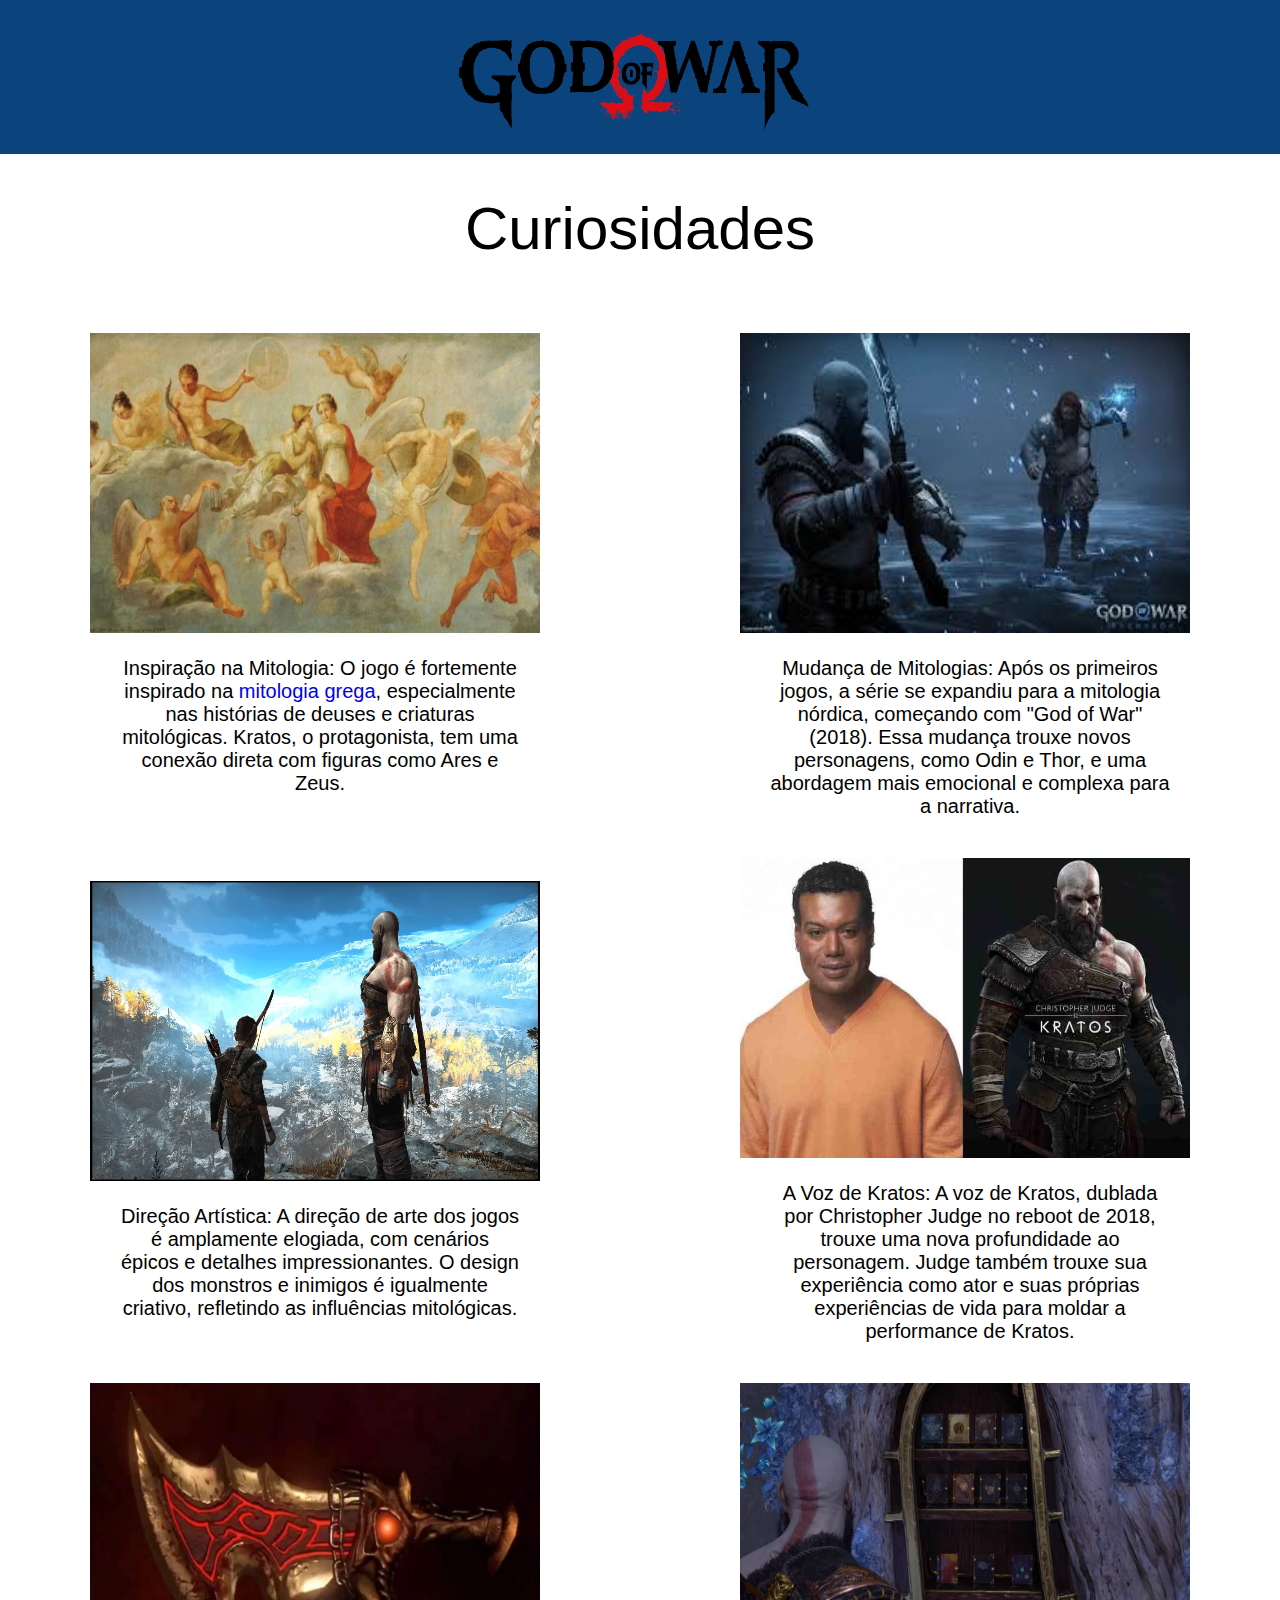
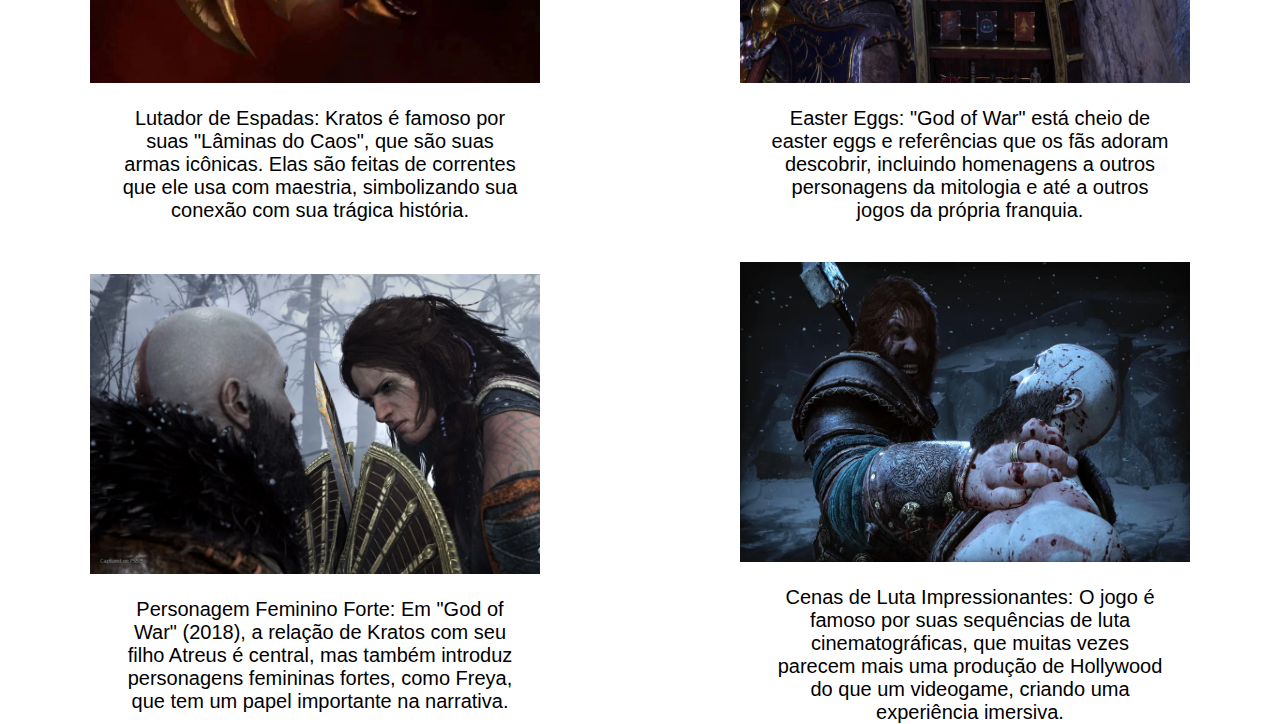
<file: PáginasWeb/Curiosidades/index.html>
<!DOCTYPE html>
<html lang="pt-br">
<head>
    <meta charset="UTF-8">
    <meta name="viewport" content="width=device-width, initial-scale=1.0">
    <title>Portifólio</title>
    <link rel="stylesheet" href="style.css">
    <header>
        <img src="img/gowlogo.png" alt="logo" class="logo">
    </header>
</head>
<body>
    <container class="Curiosidades">
    <h1 class="curiosidades">Curiosidades</h1>
    <div class="curiosidades1">
    <div class="Mitologia">
        <img src="img/mitologia.jpg" alt="mitologia" class="mitologia">
        <p class="mitologia1">Inspiração na Mitologia: O jogo é fortemente inspirado na <a href="https://www.todamateria.com.br/mitologia-grega/" target="_blank">mitologia grega</a>, especialmente nas histórias de deuses e criaturas mitológicas. Kratos, o protagonista, tem uma conexão direta com figuras como Ares e Zeus.</p>
    </div>
    <div class="Mudanca">
        <img src="img/ragnarok.jpg" alt="ragnarok" class="ragnarok">
        <p class="mudanca1">Mudança de Mitologias: Após os primeiros jogos, a série se expandiu para a mitologia nórdica, começando com "God of War" (2018). Essa mudança trouxe novos personagens, como Odin e Thor, e uma abordagem mais emocional e complexa para a narrativa.
        </p>
    </div>
    </div>
    <div class="curiosidades2">
        <div class="Direcao">
            <img src="img/direção.jpg" alt="direcao" class="direcao">
            <p class="direcao1">Direção Artística: A direção de arte dos jogos é amplamente elogiada, com cenários épicos e detalhes impressionantes. O design dos monstros e inimigos é igualmente criativo, refletindo as influências mitológicas.</p>
        </div>
        <div class="Voz">
            <img src="img/dublador.jpg" alt="dublador" class="dublador">
            <p class="dublador1">A Voz de Kratos: A voz de Kratos, dublada por Christopher Judge no reboot de 2018, trouxe uma nova profundidade ao personagem. Judge também trouxe sua experiência como ator e suas próprias experiências de vida para moldar a performance de Kratos.</p>
        </div>
    </div>
    <div class="curiosidades3">
        <div class="espadas">
            <img src="img/laminas.jpg" alt="laminas" class="laminas">
            <p class="lamina">Lutador de Espadas: Kratos é famoso por suas "Lâminas do Caos", que são suas armas icônicas. Elas são feitas de correntes que ele usa com maestria, simbolizando sua conexão com sua trágica história.</p>
        </div>
        <div class="easteregg">
            <img src="img/easteregg.jpg" alt="easter" class="easter">
            <p class="easteregg1">Easter Eggs: "God of War" está cheio de easter eggs e referências que os fãs adoram descobrir, incluindo homenagens a outros personagens da mitologia e até a outros jogos da própria franquia.</p>
        </div>
    </div>
    <div class="curiosidades4">
        <div class="personagem">
            <img src="img/freya.jpg" alt="personagem1" class="personagem1">
            <p class="personagem2">Personagem Feminino Forte: Em "God of War" (2018), a relação de Kratos com seu filho Atreus é central, mas também introduz personagens femininas fortes, como Freya, que tem um papel importante na narrativa.</p>
        </div>
        <div class="Cenas">
            <img src="img/luta.jpg" alt="cenas" class="cenas">
            <p class="Cenas1">Cenas de Luta Impressionantes: O jogo é famoso por suas sequências de luta cinematográficas, que muitas vezes parecem mais uma produção de Hollywood do que um videogame, criando uma experiência imersiva.</p>
        </div>
    </div>
    </container>
</body>
</html>
</file>
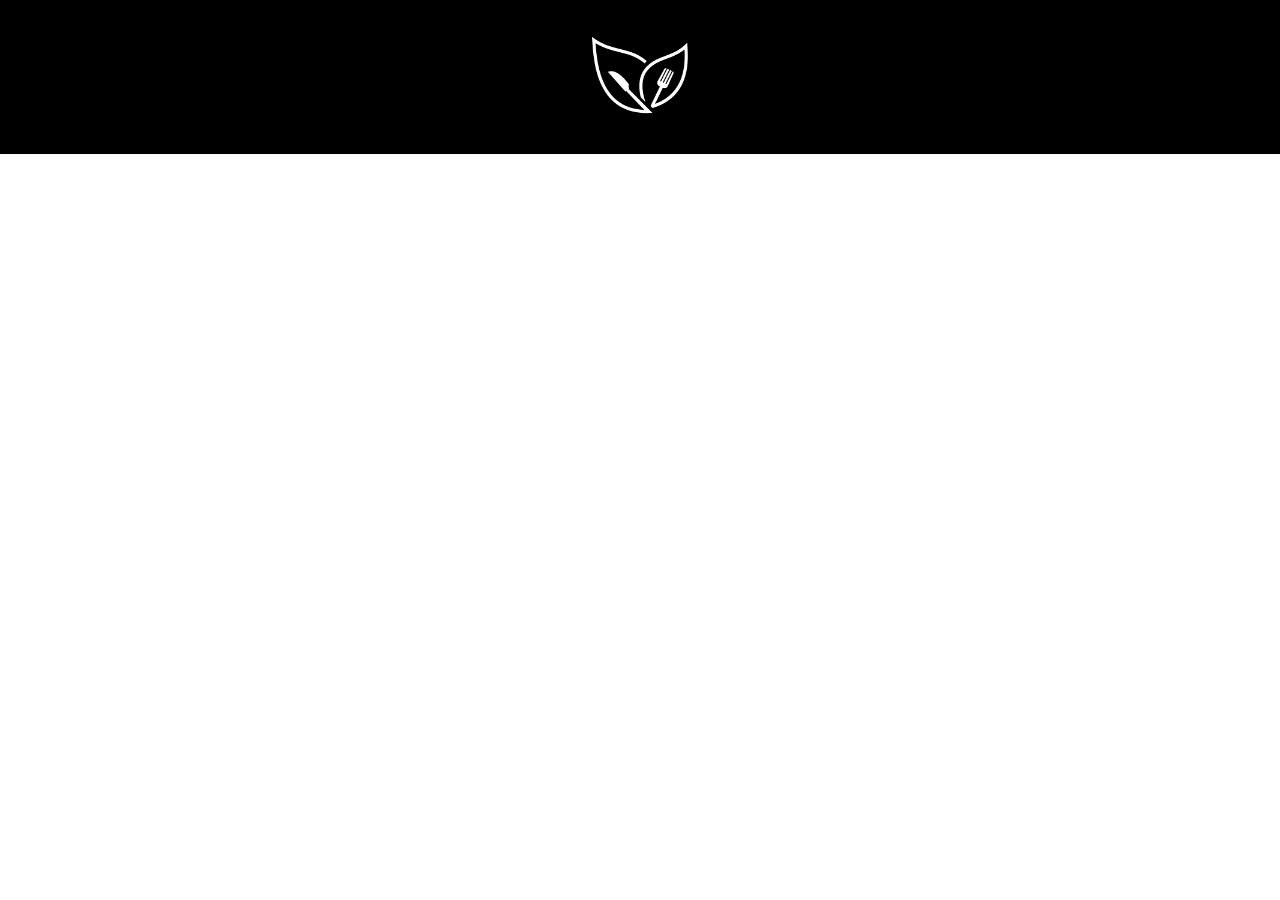
<file: PáginasWeb/Mixlix/index.html>
<!DOCTYPE html>
<html lang="pt-br">
<head>
    <meta charset="UTF-8">
    <meta name="viewport" content="width=device-width, initial-scale=1.0">
    <title>Mixlix</title>
    <link rel="stylesheet" href="style.css">
</head>
<header>
    <img src="img/LogoMixLix.png" alt="" class="logo">
</header>
<body>
    
</body>
</html>
</file>
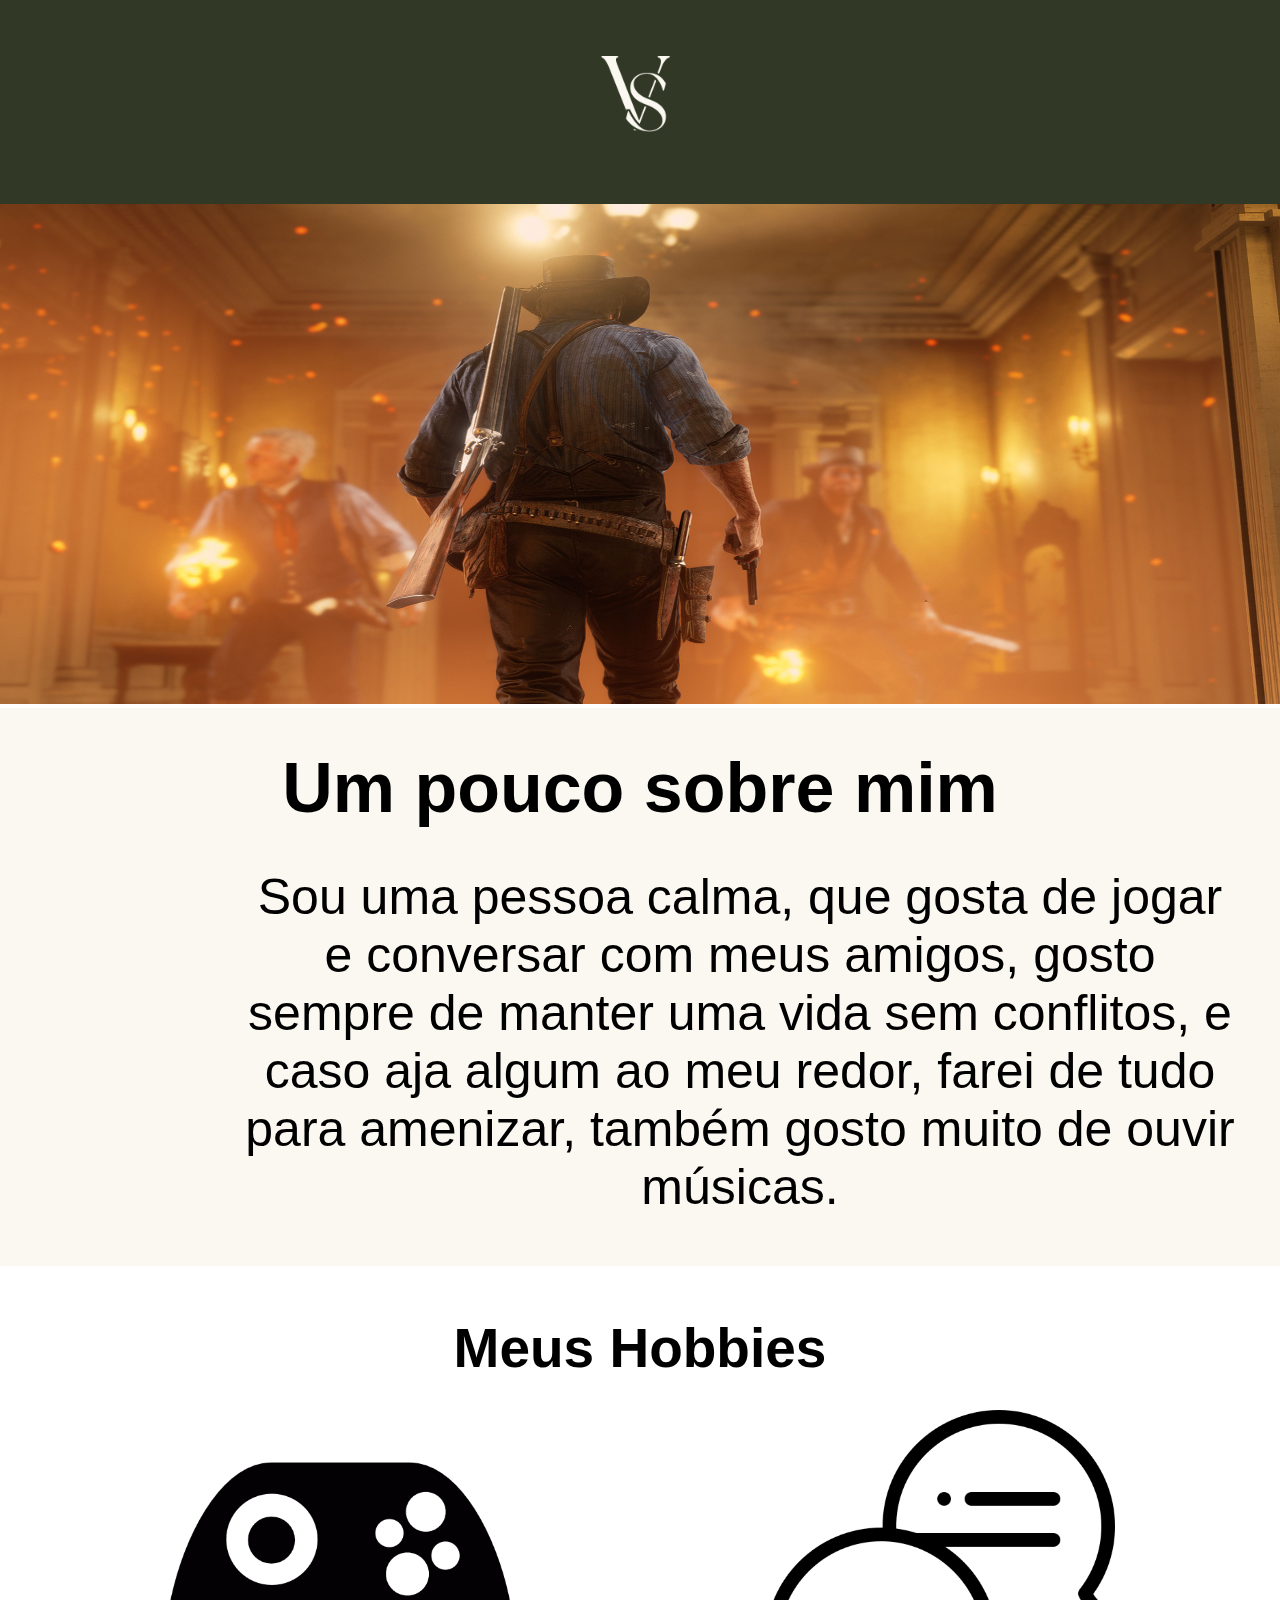
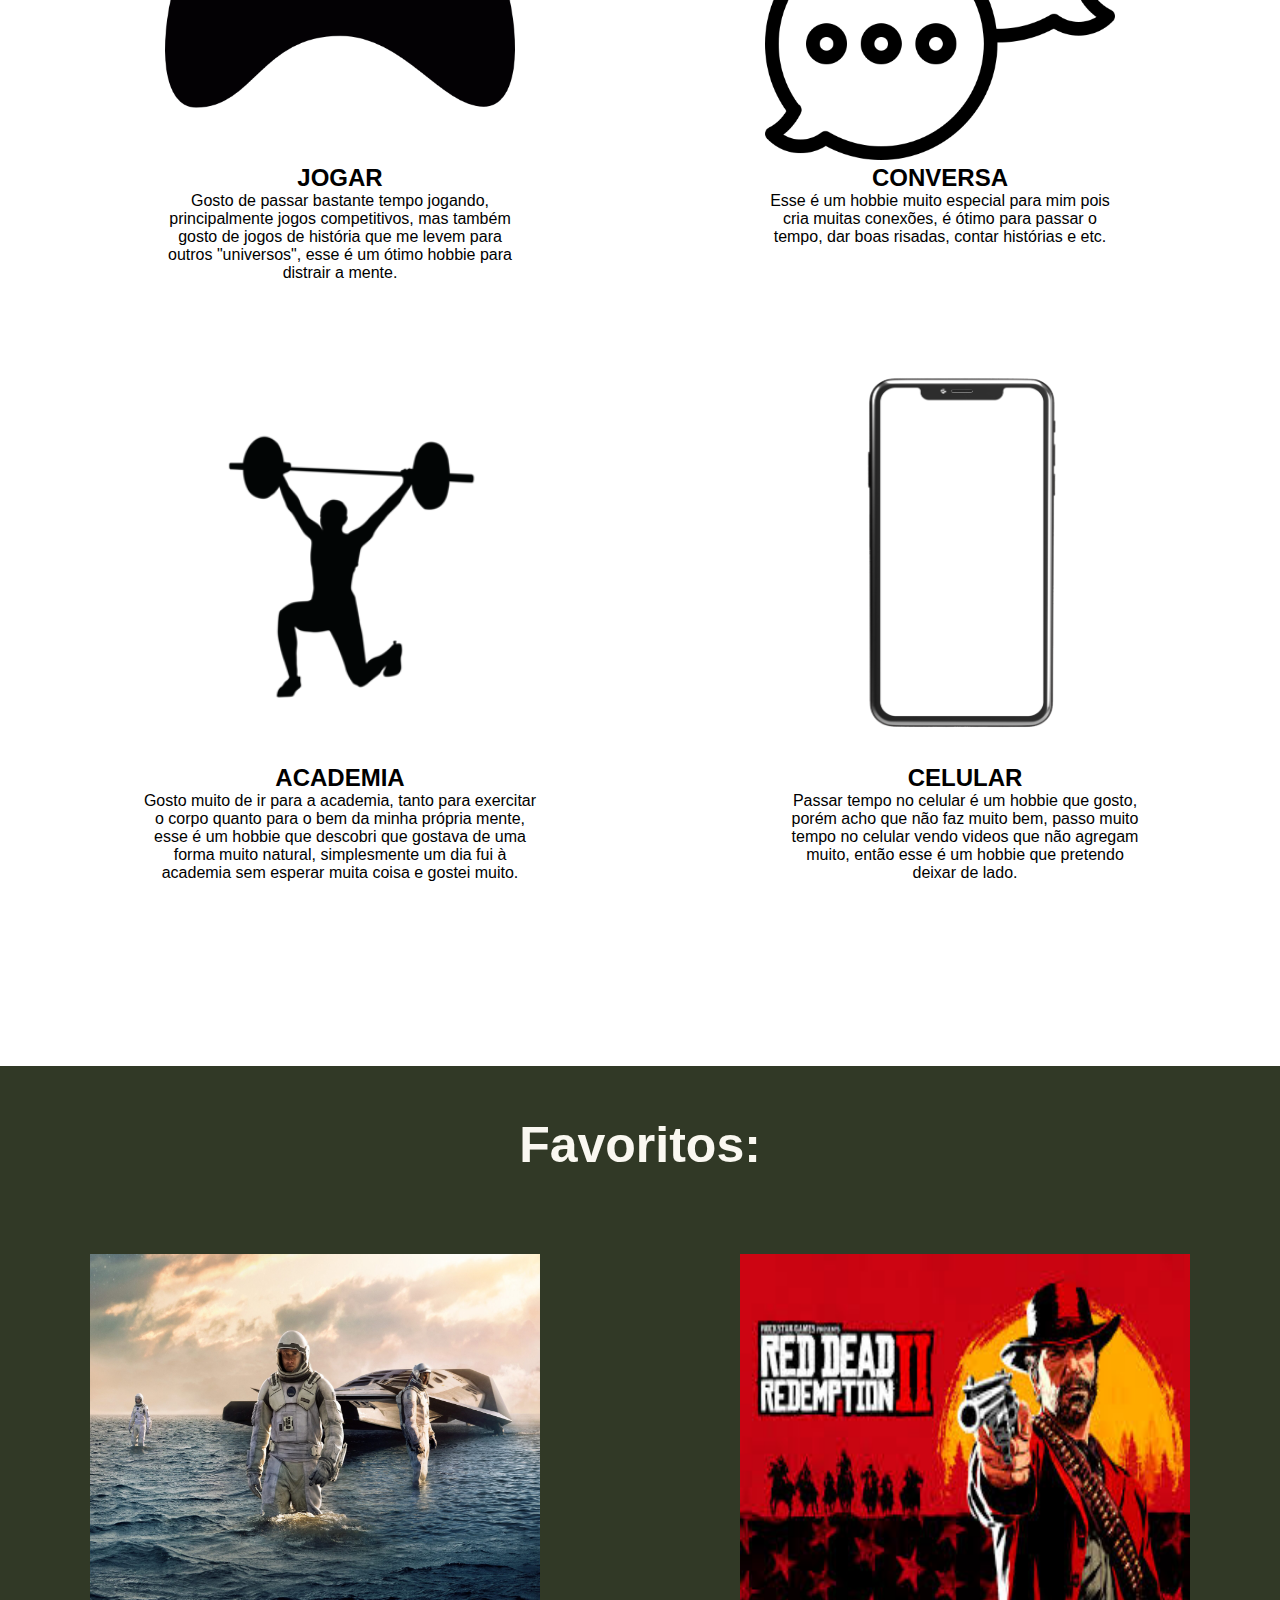
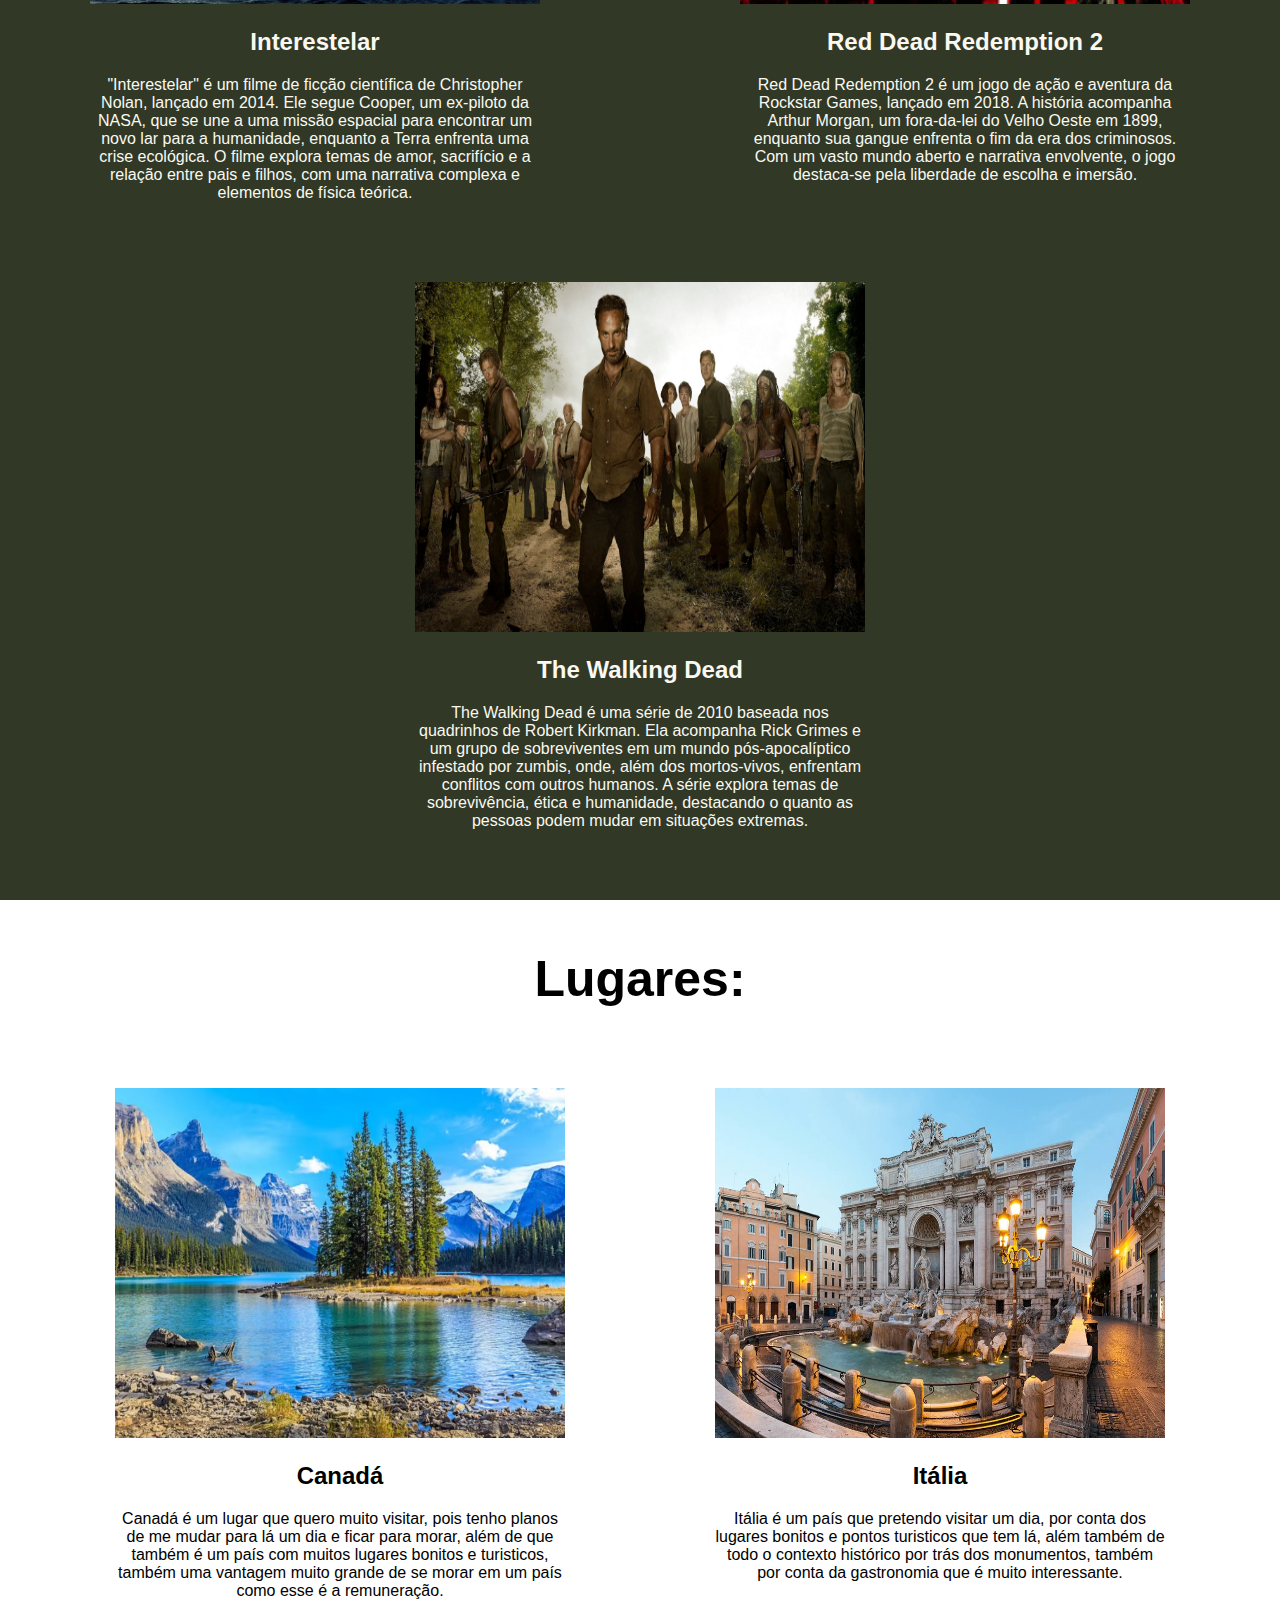
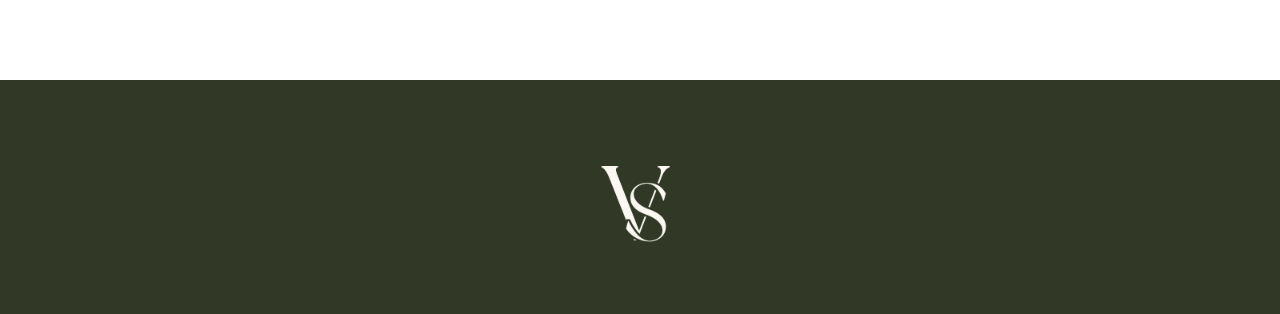
<file: PáginasWeb/Portifólio/index.html>
<!DOCTYPE html>
<html lang="pt-br">
<head>
    <meta charset="UTF-8">
    <meta name="viewport" content="width=device-width, initial-scale=1.0">
    <title>Portifólio</title>
    <link rel="stylesheet" href="style.css">
</head>
<header>
    <img src="img/V.png" alt="logo" class="logo">
</header>
<body>
    <div>
        <img src="img/reddead.jpg" alt="reddead" class="reddead">
    </div>
    <div class="sobre">
        <h1 class="pouco">Um pouco sobre mim</h1>
        <p class="sou">Sou uma pessoa calma, que gosta de jogar e conversar com meus amigos, gosto sempre de manter uma vida sem conflitos, e caso aja algum ao meu redor, farei de tudo para amenizar, também gosto muito de ouvir músicas.</p>
    </div>
    <div class="hobbies">
        <h1 class="hobbie">Meus Hobbies</h1>
        <div class="JogarConversa">
        <div class="jogar">
            <img src="img/controle.png" alt="controle" class="controle">
            <h2>JOGAR</h2>
            <p>Gosto de passar bastante tempo jogando, principalmente jogos competitivos, mas também gosto de jogos de história que me levem para outros "universos", esse é um ótimo hobbie para distrair a mente.</p>
        </div>
        <div class="conversa">
            <img src="img/conversa.png" alt="conversa1" class="conversa1">
            <h2>CONVERSA</h2>
            <p>Esse é um hobbie muito especial para mim pois cria muitas conexões, é ótimo para passar o tempo, dar boas risadas, contar histórias e etc.</p>
        </div>
    </div>
    <div class="AcademiaCelular">
        <div class="academia">
            <img src="img/academia.png" alt="academia" class="academia">
            <h2>ACADEMIA</h2>
            <p>Gosto muito de ir para a academia, tanto para exercitar o corpo quanto para o bem da minha própria mente, esse é um hobbie que descobri que gostava de uma forma muito natural, simplesmente um dia fui à academia sem esperar muita coisa e gostei muito.</p>
        </div>
        <div class="celular">
            <img src="img/celular.png" alt="celular1" class="celular1">
            <h2>CELULAR</h2>
            <p>Passar tempo no celular é um hobbie que gosto, porém acho que não faz muito bem, passo muito tempo no celular vendo videos que não agregam muito, então esse é um hobbie que pretendo deixar de lado.</p>
        </div>
    </div>
    </div>
    <div class="favoritos">
        <h1 class="favorito">Favoritos:</h1>
        <div class="favoritos1">
        <div class="filme">
            <img src="img/interstellar.jpg" alt="interestellar" class="interestellar">
            <h2 class="Filme">Interestelar</h2>
            <p class="Filme1">"Interestelar" é um filme de ficção científica de Christopher Nolan, lançado em 2014. Ele segue Cooper, um ex-piloto da NASA, que se une a uma missão espacial para encontrar um novo lar para a humanidade, enquanto a Terra enfrenta uma crise ecológica. O filme explora temas de amor, sacrifício e a relação entre pais e filhos, com uma narrativa complexa e elementos de física teórica.
            </p>
        </div>
        <div class="jogo">
            <img src="img/reddead2.jpg" alt="reddead2" class="reddead2">
            <h2 class="Reddead">Red Dead Redemption 2</h2>
            <p class="Reddead1">Red Dead Redemption 2 é um jogo de ação e aventura da Rockstar Games, lançado em 2018. A história acompanha Arthur Morgan, um fora-da-lei do Velho Oeste em 1899, enquanto sua gangue enfrenta o fim da era dos criminosos. Com um vasto mundo aberto e narrativa envolvente, o jogo destaca-se pela liberdade de escolha e imersão.</p>
        </div>
    </div>
        <div class="Favoritos2">
            <div class="serie">
                <img src="img/Twd.jpg" alt="twd" class="twd">
                <h2 class="TWD">The Walking Dead</h2>
                <p class="TWD1">
                The Walking Dead é uma série de 2010 baseada nos quadrinhos de Robert Kirkman. Ela acompanha Rick Grimes e um grupo de sobreviventes em um mundo pós-apocalíptico infestado por zumbis, onde, além dos mortos-vivos, enfrentam conflitos com outros humanos. A série explora temas de sobrevivência, ética e humanidade, destacando o quanto as pessoas podem mudar em situações extremas.</p>
            </div>
        </div>
    </div>
    <div class="Lugares">
        <h2 class="lugares">Lugares:</h2>
        <div class="lugares1">
        <div class="Canada">
            <img src="img/canada.jpg" alt="canada1" class="canada1">
            <h2 class="canada">Canadá</h2>
            <p class="canada2">Canadá é um lugar que quero muito visitar, pois tenho planos de me mudar para lá um dia e ficar para morar, além de que também é um país com muitos lugares bonitos e turisticos, também uma vantagem muito grande de se morar em um país como esse é a remuneração.</p>
        </div>
        <div class="Italia">
            <img src="img/Itália.jpg" alt="italia" class="italia">
            <h2 class="italia1">Itália</h2>
            <p class="italia2">Itália é um país que pretendo visitar um dia, por conta dos lugares bonitos e pontos turisticos que tem lá, além também de todo o contexto histórico por trás dos monumentos, também por conta da gastronomia que é muito interessante.</p>
        </div>
    </div>
    </div>
    <footer>
        <img src="img/V.png" alt="logo" class="logo">
    </footer>
</body>
</html>
</file>
<file: PáginasWeb/Curiosidades/style.css>
*{
    margin: 0;
    padding: 0;
    font-family: Impact, Haettenschweiler, 'Arial Narrow Bold', sans-serif;
}
header{
    background-color: rgb(11, 67, 124);
    text-align: center;
}
.logo{
    width: 400px;
    height: 150px;
}
.Curiosidades{
    text-align: center;
}
.curiosidades{
    font-size: 60px;
    margin-top: 40px;
    font-weight: 200;
}
.mitologia{
    width: 450px;
    height: 300px;
    padding-right: 200px;
}
.ragnarok{
    width: 450px;
    height: 300px;
}
.curiosidades1{
    display: flex;
    justify-content: center;
}
.mitologia1{
    width: 400px;
    padding-left: 30px;
    font-size: 20px;
    padding-top: 20px;
}
.mudanca1{
    width: 400px;
    padding-left: 30px;
    font-size: 20px;
    padding-top: 20px;
}
.curiosidades1{
    padding-top: 70px;
}
.Mitologia{
    text-align: center;
    justify-content: center;
    align-items: center;
}
.dublador{
    width: 450px;
    height: 300px;
}
.direcao{
    width: 450px;
    height: 300px;
    padding-right: 200px;
}
.curiosidades2{
    padding-top: 40px;
    display: flex;
    text-align: center;
    align-items: center;
    justify-content: center;
}
.direcao1{
    width: 400px;
    padding-left: 30px;
    font-size: 20px;
    padding-top: 20px;
}
.dublador1{
    width: 400px;
    padding-left: 30px;
    font-size: 20px;
    padding-top: 20px;
}
.laminas{
    width: 450px;
    height: 300px;
    padding-right: 200px;
}
.easter{
    width: 450px;
    height: 300px;
    padding-right: 200px;
}
.lamina{
    width: 400px;
    padding-left: 30px;
    font-size: 20px;
    padding-top: 20px;
}
.easteregg1{
    width: 400px;
    padding-left: 30px;
    font-size: 20px;
    padding-top: 20px;
}
.curiosidades3{
    padding-top: 40px;
    display: flex;
    text-align: center;
    align-items: center;
    justify-content: center;
    padding-left: 200px;
}
.curiosidades4{
    padding-top: 40px;
    display: flex;
    text-align: center;
    align-items: center;
    justify-content: center;
}
.personagem1{
    width: 450px;
    height: 300px;
    padding-right: 200px;
}
.cenas{
    width: 450px;
    height: 300px;
}
.personagem2{
    width: 400px;
    padding-left: 30px;
    font-size: 20px;
    padding-top: 20px;
}
.Cenas1{
    width: 400px;
    padding-left: 30px;
    font-size: 20px;
    padding-top: 20px;
}
a{
    text-decoration: none;
    
}
</file>
<file: PáginasWeb/Mixlix/style.css>
*{
    margin: 0;
    padding: 0;
    font-family: Helvetica, sans-serif;
}
header{
    background-color: black;
    text-align: center;
}
header img{
    width: 150px;
}
</file>
<file: PáginasWeb/Portifólio/style.css>
*{
    margin: 0;
    padding: 0;
    font-family: Helvetica, sans-serif;
}
header{
    background-color: #313926;
    text-align: center;
}
.logo{
    width: 200px;
    height: 200px;
}
.reddead{
    width: 100%;
    height: 500px;
}
.sobre{
    text-align: center;
    padding-top: 40px;
}
.pouco{
    font-size: 70px;
}
.sou{
    font-size: 50px;
    width: 1000px;
    padding-left: 240px;
    padding-top: 40px;
}
.JogarConversa{
    display: flex;
    padding-top: 30px;
}
.AcademiaCelular{
    display: flex;
    padding-top: 30px;
    padding-top: 200px;
}
.hobbies{
    text-align: center;
    height: 1400px;
    
}
.controle{
    width: 350px;
    height: 350px;
}
.conversa1, .conversa{
    width: 350px;
    height: 350px;
}
.academia{
    width: 400px;
    height: 400px;
    padding-right: 250px;
}
.celular{
    width: 350px;
    height: 400px;
}
.JogarConversa, .AcademiaCelular{
    justify-content: center;
}
.jogar{
    width: 350px;
    height: 350px;
    padding-right: 250px;
}   
.celular1{
    width: 280px;
    height: 400px;
}
.hobbie{
    text-align: center;
    padding-top: 50px;
    font-size: 55px;
}
.sobre{
    background-color: #FAF8F1;
    padding-bottom: 50px;
}
.favoritos{
    text-align: center;
    background-color: #313926;
}
.favorito{
    font-size: 50px;
    color: #FAF8F1;
    padding-top: 50px;
}
.interestellar, .twd, .canada1, .italia{
    width: 450px;
    height: 350px;
}
.filme, .jogo, .serie{
    color: #FAF8F1;
    width: 450px;
}
.reddead2{
    width: 450px;
    height: 350px;
}
.favoritos1, .Favoritos2{
    display: flex;
    justify-content: center;
    gap: 200px;
    padding-top: 80px;
}
.Reddead, .Filme, .TWD, .italia1, .canada{
    padding-top: 20px;
    padding-bottom: 20px;
}
.Favoritos2{
    padding-bottom: 70px;
}
.lugares1{
    display: flex;
    gap: 150px;
    justify-content: center;
    text-align: center;
    padding-top: 80px;
}
.Canada, .Italia{
    width: 450px;
}
.Lugares{
    justify-content: center;
    text-align: center;
    padding-top: 50px;
    padding-bottom: 80px;
}
.lugares{
    font-size: 50px;
}
footer{
    background-color: #313926;
    text-align: center;
    padding-top: 30px;
}
</file>
